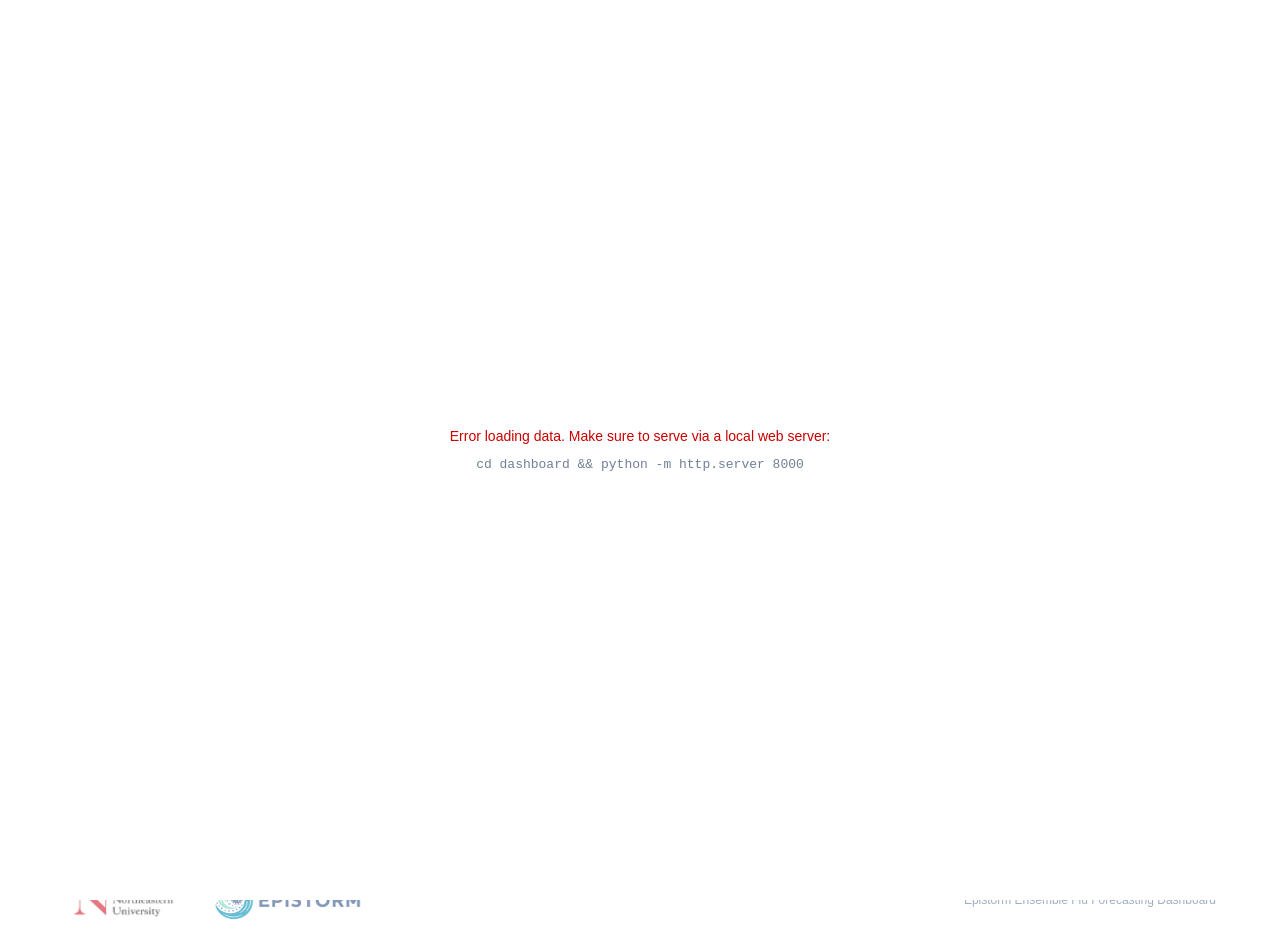
<file: dashboard/index.html>
<!DOCTYPE html>
<html lang="en">
<head>
  <meta charset="UTF-8">
  <meta name="viewport" content="width=device-width, initial-scale=1.0">
  <title>Epistorm Ensemble — Influenza Hospitalization Forecasts</title>
  <link rel="stylesheet" href="css/style.css?v=30">
</head>
<body>
  <!-- LOADING OVERLAY -->
  <div id="loading">
    <div class="loading-content">
      <div class="spinner"></div>
      <p>Loading dashboard data...</p>
    </div>
  </div>

  <!-- HEADER -->
  <header>
    <div class="container header-inner">
      <a href="index.html" class="logo-link">
        <img src="assets/epistorm-ensemble-logo.png" alt="Epistorm Ensemble" class="header-logo">
      </a>
      <nav>
        <a href="about.html" class="nav-link">About</a>
      </nav>
    </div>
  </header>

  <!-- TAB BAR -->
  <div class="tab-bar">
    <div class="container">
      <button class="tab active" data-tab="overview">Overview</button>
      <button class="tab" data-tab="forecasts">Forecasts</button>
      <button class="tab" data-tab="evaluation">Evaluation</button>
    </div>
  </div>

  <!-- MAIN CONTENT -->
  <main class="container">

    <!-- ============ OVERVIEW TAB ============ -->
    <section id="tab-overview" class="tab-content active">

      <!-- Top controls bar: location + forecast date slider -->
      <div class="overview-top-controls">
        <div class="overview-top-group">
          <label class="control-label" for="overview-location-select">Location</label>
          <select id="overview-location-select" class="overview-loc-select"></select>
        </div>
        <div class="overview-top-group overview-top-slider">
          <label class="control-label">Forecast Date</label>
          <div class="slider-container">
            <div class="slider-track-wrap">
              <input type="range" id="overview-date-slider" class="date-slider" min="0" max="100" value="100">
              <div id="overview-slider-ticks" class="slider-ticks"></div>
            </div>
            <span id="overview-date-label" class="slider-label"></span>
            <button id="overview-latest-btn" class="latest-btn" title="Jump to most recent forecast date">Most Recent</button>
          </div>
        </div>
      </div>

      <!-- Activity headline -->
      <div class="card card-compact" id="activity-headline-card">
        <p id="activity-headline" class="headline-text"></p>
        <p id="activity-comparison" class="comparison-text"></p>
      </div>

      <!-- Main row: chart (left) + forecast summary (right) — equal height -->
      <div class="overview-main-row">
        <!-- Observed chart -->
        <div class="overview-chart-col">
          <div class="card card-compact overview-match-height">
            <h3 class="section-title-sm">Observed Flu Hospitalizations</h3>
            <div id="activity-chart-container" class="chart-container chart-container-overview"></div>
            <div class="overview-chart-footer">
              <div id="activity-legend" class="activity-legend activity-legend-compact"></div>
              <div class="range-buttons" id="overview-range-buttons">
                <button class="range-btn active" data-range="3months">Last 3 Months</button>
                <button class="range-btn" data-range="6months">Last 6 Months</button>
                <button class="range-btn" data-range="1year">Last Year</button>
                <button class="range-btn" data-range="2years">Last 2 Years</button>
                <button class="range-btn" data-range="all">All Data</button>
              </div>
              <p class="data-source-note">Source: CDC NHSN Weekly Hospital Respiratory Admissions</p>
            </div>
          </div>
        </div>

        <!-- Forecast summary -->
        <div class="overview-forecast-col">
          <div class="card card-compact overview-match-height" id="forecast-summary-card">
            <h3 class="section-title-sm" id="forecast-summary-headline"></h3>
            <p id="forecast-summary-narrative" class="narrative-text-sm"></p>
            <div class="forecast-controls-compact">
              <div>
                <label class="control-label">Horizon</label>
                <div class="model-toggle" id="overview-horizon-toggle">
                  <button class="toggle-btn toggle-btn-sm" data-horizon="0">1 Wk</button>
                  <button class="toggle-btn toggle-btn-sm" data-horizon="1">2 Wk</button>
                  <button class="toggle-btn toggle-btn-sm" data-horizon="2">3 Wk</button>
                  <button class="toggle-btn toggle-btn-sm active" data-horizon="3">4 Wk</button>
                </div>
              </div>
            </div>
            <div class="probability-bars-col">
              <div>
                <h4 class="prob-bars-title">Activity Level</h4>
                <div id="activity-bars-container"></div>
              </div>
              <div>
                <h4 class="prob-bars-title">Trend Direction</h4>
                <div id="trend-bars-container"></div>
              </div>
            </div>
          </div>
        </div>
      </div>



    </section>

    <!-- ============ FORECASTS TAB ============ -->
    <section id="tab-forecasts" class="tab-content">
      <div class="sidebar-layout">
        <!-- Sidebar: location list -->
        <aside class="sidebar">
          <div class="card sidebar-card">
            <h4 class="sidebar-title">Location</h4>
            <div id="forecast-location-list" class="location-radio-list"></div>
          </div>
        </aside>

        <!-- Main chart area -->
        <div class="main-area">
          <h2 class="chart-headline" id="forecast-chart-headline">Flu Hospitalization Forecasts</h2>
          <p class="forecast-summary-text" id="forecast-summary-text"></p>
          <p class="forecast-pi-text" id="forecast-pi-text"></p>

          <!-- Top controls: date slider + model toggle -->
          <div class="forecast-controls forecast-controls-top">
            <div class="control-group">
              <label class="control-label">Forecast Date</label>
              <div class="slider-container">
                <div class="slider-track-wrap">
                  <input type="range" id="forecast-date-slider" class="date-slider" min="0" max="100" value="100">
                  <div id="forecast-slider-ticks" class="slider-ticks"></div>
                </div>
                <span id="forecast-date-label" class="slider-label"></span>
                <button id="forecast-latest-btn" class="latest-btn" title="Jump to most recent forecast date">Most Recent</button>
              </div>
            </div>
            <div class="control-group">
              <label class="control-label">Ensemble Model</label>
              <div class="model-toggle" id="model-toggle">
                <button class="toggle-btn active" data-model="Median Epistorm Ensemble">Median Ensemble</button>
                <button class="toggle-btn" data-model="LOP Epistorm Ensemble">LOP Ensemble</button>
              </div>
            </div>
          </div>

          <!-- Forecast Map -->
          <div class="card" id="forecast-map-card">
            <div class="forecast-map-header">
              <div>
                <h3 class="section-title-sm" style="margin-bottom:2px;">Forecast Map</h3>
                <p class="chart-description">Median forecast hospitalizations by state. Click a state to view its detailed forecast below.</p>
              </div>
              <div class="forecast-map-controls">
                <div class="control-group-inline">
                  <label class="control-label">Horizon</label>
                  <div class="model-toggle" id="horizon-toggle">
                    <button class="toggle-btn toggle-btn-sm active" data-horizon="0">1 Wk</button>
                    <button class="toggle-btn toggle-btn-sm" data-horizon="1">2 Wk</button>
                    <button class="toggle-btn toggle-btn-sm" data-horizon="2">3 Wk</button>
                    <button class="toggle-btn toggle-btn-sm" data-horizon="3">4 Wk</button>
                  </div>
                </div>
                <div class="control-group-inline">
                  <label class="control-label">Values</label>
                  <div class="model-toggle" id="percapita-toggle">
                    <button class="toggle-btn toggle-btn-sm active" data-mode="raw">Raw Counts</button>
                    <button class="toggle-btn toggle-btn-sm" data-mode="percapita">Per 100k</button>
                  </div>
                </div>
              </div>
            </div>
            <div id="forecast-map-container" class="forecast-map-container"></div>
            <div id="forecast-map-legend" class="forecast-map-legend"></div>
          </div>

          <div class="card">
            <div class="forecast-chart-header">
              <div>
                <h3 class="section-title-sm" style="margin-bottom:2px;">Forecast Time Series</h3>
                <p class="chart-description">Observed admissions (black line) with forecast median and prediction intervals. Shaded bands show the 50% and 95% ranges.</p>
              </div>
              <div class="range-buttons" id="forecast-range-buttons">
                <button class="range-btn active" data-range="3months">Last 3 Months</button>
                <button class="range-btn" data-range="6months">Last 6 Months</button>
                <button class="range-btn" data-range="1year">Last Year</button>
                <button class="range-btn" data-range="2years">Last 2 Years</button>
                <button class="range-btn" data-range="all">All Data</button>
              </div>
            </div>
            <div id="forecast-chart-container" class="chart-container chart-container-lg"></div>
          </div>



        </div>
      </div>
    </section>

    <!-- ============ EVALUATION TAB ============ -->
    <section id="tab-evaluation" class="tab-content">
      <div class="sidebar-layout">
        <!-- Sidebar: filters -->
        <aside class="sidebar">
          <div class="card sidebar-card">
            <h4 class="sidebar-title">Filters</h4>

            <div class="filter-group">
              <label class="control-label" for="eval-location-select">Location</label>
              <select id="eval-location-select" class="compact-select">
                <option value="all">All Locations</option>
              </select>
            </div>

            <div class="filter-group">
              <label class="control-label" for="eval-horizon-select">Horizon</label>
              <select id="eval-horizon-select" class="compact-select">
                <option value="all" selected>All Horizons</option>
                <option value="0">1 Week Ahead</option>
                <option value="1">2 Weeks Ahead</option>
                <option value="2">3 Weeks Ahead</option>
                <option value="3">4 Weeks Ahead</option>
              </select>
            </div>

            <details class="filter-details" open>
              <summary class="filter-summary">Forecast Date</summary>
              <div class="filter-group">
                <label class="control-label" for="eval-ref-start">Start</label>
                <input type="date" id="eval-ref-start" class="compact-input">
              </div>
              <div class="filter-group">
                <label class="control-label" for="eval-ref-end">End</label>
                <input type="date" id="eval-ref-end" class="compact-input">
              </div>
            </details>

            <details class="filter-details" open>
              <summary class="filter-summary">Models</summary>
              <div id="eval-model-checkboxes" class="model-checkbox-list"></div>
            </details>

            <p class="filter-caption" id="eval-model-count"></p>
          </div>
        </aside>

        <!-- Main chart area -->
        <div class="main-area">
          <!-- WIS Boxplot -->
          <div class="card">
            <h3 class="section-title">Weighted Interval Score (WIS) Ratio</h3>
            <p class="chart-description">The WIS ratio compares each model's Weighted Interval Score to the FluSight-baseline model. A ratio less than 1 indicates better performance than baseline.</p>
            <div id="wis-chart-container" class="chart-container chart-container-lg"></div>
            <div id="wis-empty" class="empty-state" style="display:none;">No data available for selected filters.</div>
          </div>

          <!-- Coverage Calibration -->
          <div class="card">
            <h3 class="section-title">Prediction Interval Coverage</h3>
            <p class="chart-description">Coverage measures the proportion of observed values that fall within each prediction interval. A well-calibrated model should have coverage close to the diagonal.</p>
            <div id="coverage-chart-container" class="chart-container chart-container-lg"></div>
            <div id="coverage-empty" class="empty-state" style="display:none;">No data available for selected filters.</div>
          </div>
        </div>
      </div>
    </section>

  </main>

  <!-- FOOTER -->
  <footer>
    <div class="container footer-inner">
      <div class="footer-logos">
        <img src="assets/northeastern-logo.png" alt="Northeastern University" class="footer-logo">
        <img src="assets/epistorm-logo.png" alt="Epistorm" class="footer-logo">
      </div>
      <p class="footer-text">Epistorm Ensemble Flu Forecasting Dashboard</p>
    </div>
  </footer>

  <!-- TOOLTIP -->
  <div id="tooltip" class="tooltip"></div>

  <!-- SCRIPTS -->
  <script src="https://d3js.org/d3.v7.min.js"></script>
  <script src="https://d3js.org/topojson.v3.min.js"></script>
  <script src="js/colors.js?v=30"></script>
  <script src="js/utils.js?v=30"></script>
  <script src="js/controls.js?v=30"></script>
  <script src="js/overview.js?v=30"></script>
  <script src="js/forecasts.js?v=30"></script>
  <script src="js/forecast-map.js?v=30"></script>
  <script src="js/evaluation.js?v=30"></script>
  <script src="js/main.js?v=30"></script>
</body>
</html>
</file>
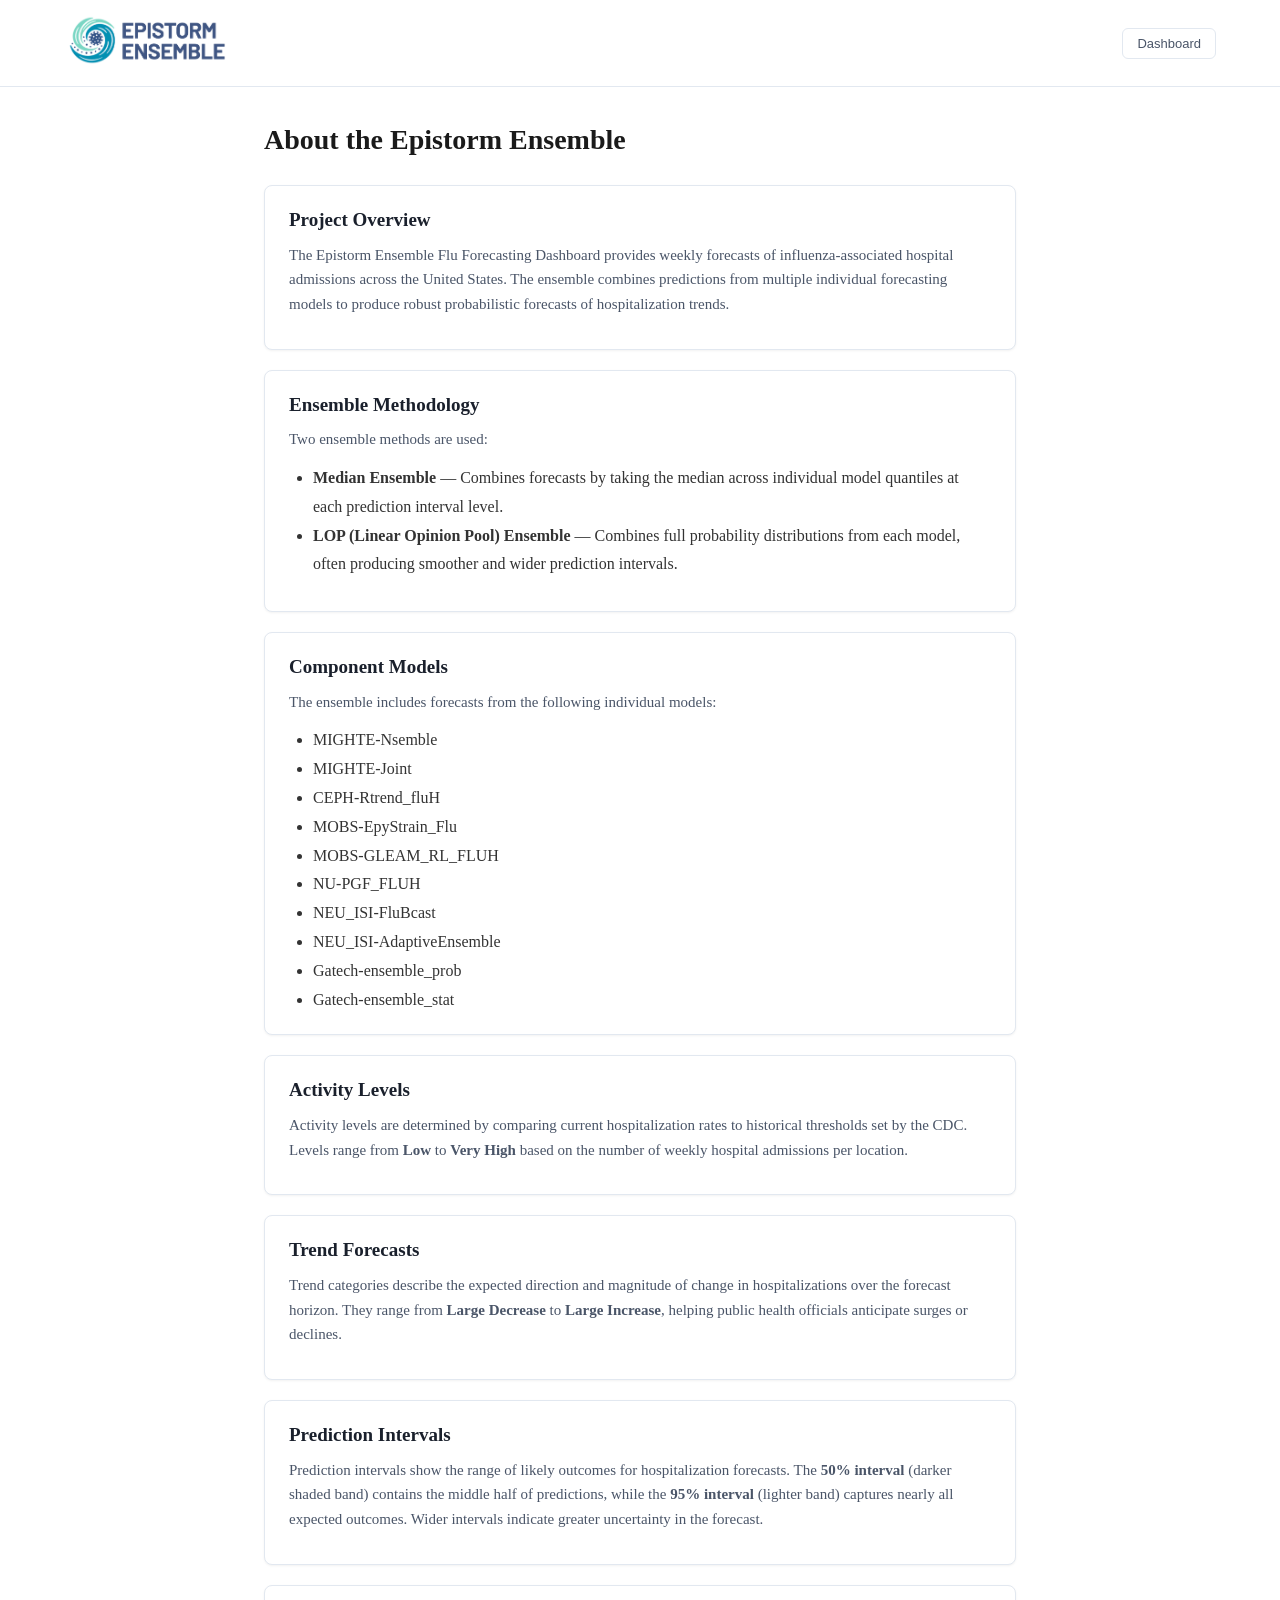
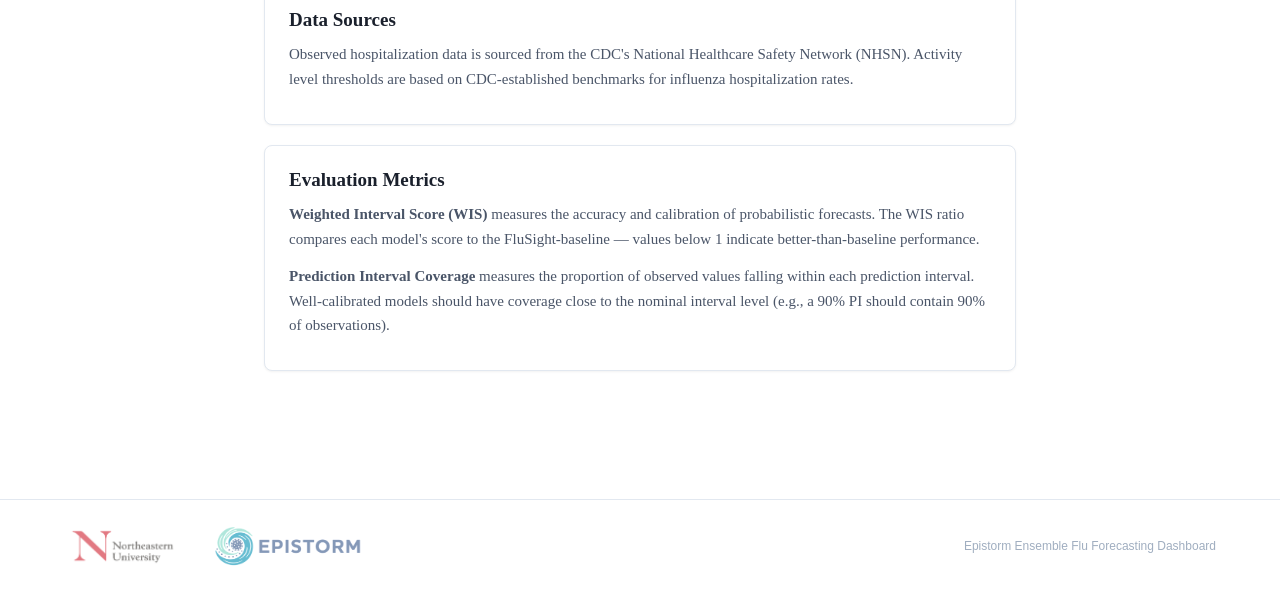
<file: dashboard/about.html>
<!DOCTYPE html>
<html lang="en">
<head>
  <meta charset="UTF-8">
  <meta name="viewport" content="width=device-width, initial-scale=1.0">
  <title>About — Epistorm Ensemble</title>
  <link rel="stylesheet" href="css/style.css">
</head>
<body style="background:#fff;">

  <!-- HEADER -->
  <header>
    <div class="container header-inner">
      <a href="index.html" class="logo-link">
        <img src="assets/epistorm-ensemble-logo.png" alt="Epistorm Ensemble" class="header-logo">
      </a>
      <nav>
        <a href="index.html" class="nav-link">Dashboard</a>
      </nav>
    </div>
  </header>

  <main class="container" style="padding-top:32px; padding-bottom:60px; max-width:800px;">
    <h1 style="font-family:Georgia,serif; font-size:28px; color:#1a1a1a; margin-bottom:24px;">About the Epistorm Ensemble</h1>

    <div class="card" style="margin-bottom:20px;">
      <h3 class="section-title">Project Overview</h3>
      <p class="narrative-text">The Epistorm Ensemble Flu Forecasting Dashboard provides weekly forecasts of influenza-associated hospital admissions across the United States. The ensemble combines predictions from multiple individual forecasting models to produce robust probabilistic forecasts of hospitalization trends.</p>
    </div>

    <div class="card" style="margin-bottom:20px;">
      <h3 class="section-title">Ensemble Methodology</h3>
      <p class="narrative-text">Two ensemble methods are used:</p>
      <ul style="font-family:Georgia,serif; font-size:16px; color:#333; line-height:1.8; padding-left:24px; margin-bottom:12px;">
        <li><strong>Median Ensemble</strong> — Combines forecasts by taking the median across individual model quantiles at each prediction interval level.</li>
        <li><strong>LOP (Linear Opinion Pool) Ensemble</strong> — Combines full probability distributions from each model, often producing smoother and wider prediction intervals.</li>
      </ul>
    </div>

    <div class="card" style="margin-bottom:20px;">
      <h3 class="section-title">Component Models</h3>
      <p class="narrative-text">The ensemble includes forecasts from the following individual models:</p>
      <ul style="font-family:Georgia,serif; font-size:16px; color:#333; line-height:1.8; padding-left:24px;">
        <li>MIGHTE-Nsemble</li>
        <li>MIGHTE-Joint</li>
        <li>CEPH-Rtrend_fluH</li>
        <li>MOBS-EpyStrain_Flu</li>
        <li>MOBS-GLEAM_RL_FLUH</li>
        <li>NU-PGF_FLUH</li>
        <li>NEU_ISI-FluBcast</li>
        <li>NEU_ISI-AdaptiveEnsemble</li>
        <li>Gatech-ensemble_prob</li>
        <li>Gatech-ensemble_stat</li>
      </ul>
    </div>

    <div class="card" style="margin-bottom:20px;">
      <h3 class="section-title">Activity Levels</h3>
      <p class="narrative-text">Activity levels are determined by comparing current hospitalization rates to historical thresholds set by the CDC. Levels range from <strong>Low</strong> to <strong>Very High</strong> based on the number of weekly hospital admissions per location.</p>
    </div>

    <div class="card" style="margin-bottom:20px;">
      <h3 class="section-title">Trend Forecasts</h3>
      <p class="narrative-text">Trend categories describe the expected direction and magnitude of change in hospitalizations over the forecast horizon. They range from <strong>Large Decrease</strong> to <strong>Large Increase</strong>, helping public health officials anticipate surges or declines.</p>
    </div>

    <div class="card" style="margin-bottom:20px;">
      <h3 class="section-title">Prediction Intervals</h3>
      <p class="narrative-text">Prediction intervals show the range of likely outcomes for hospitalization forecasts. The <strong>50% interval</strong> (darker shaded band) contains the middle half of predictions, while the <strong>95% interval</strong> (lighter band) captures nearly all expected outcomes. Wider intervals indicate greater uncertainty in the forecast.</p>
    </div>

    <div class="card" style="margin-bottom:20px;">
      <h3 class="section-title">Data Sources</h3>
      <p class="narrative-text">Observed hospitalization data is sourced from the CDC's National Healthcare Safety Network (NHSN). Activity level thresholds are based on CDC-established benchmarks for influenza hospitalization rates.</p>
    </div>

    <div class="card" style="margin-bottom:20px;">
      <h3 class="section-title">Evaluation Metrics</h3>
      <p class="narrative-text"><strong>Weighted Interval Score (WIS)</strong> measures the accuracy and calibration of probabilistic forecasts. The WIS ratio compares each model's score to the FluSight-baseline — values below 1 indicate better-than-baseline performance.</p>
      <p class="narrative-text"><strong>Prediction Interval Coverage</strong> measures the proportion of observed values falling within each prediction interval. Well-calibrated models should have coverage close to the nominal interval level (e.g., a 90% PI should contain 90% of observations).</p>
    </div>
  </main>

  <!-- FOOTER -->
  <footer>
    <div class="container footer-inner">
      <div class="footer-logos">
        <img src="assets/northeastern-logo.png" alt="Northeastern University" class="footer-logo">
        <img src="assets/epistorm-logo.png" alt="Epistorm" class="footer-logo">
      </div>
      <p class="footer-text">Epistorm Ensemble Flu Forecasting Dashboard</p>
    </div>
  </footer>
</body>
</html>
</file>
<file: dashboard/css/style.css>
/* ============================================================
   Epistorm Ensemble Dashboard — Modern Design System
   ============================================================ */

/* --- Reset & Base --- */
*, *::before, *::after { box-sizing: border-box; margin: 0; padding: 0; }

body {
  font-family: -apple-system, BlinkMacSystemFont, 'Segoe UI', 'Helvetica Neue', Arial, sans-serif;
  font-size: 14px;
  line-height: 1.5;
  color: #2d3748;
  background: #f8f9fb;
  -webkit-font-smoothing: antialiased;
  -moz-osx-font-smoothing: grayscale;
}

/* --- Typography --- */
.headline-text {
  font-family: Georgia, 'Times New Roman', serif;
  font-size: 22px;
  font-weight: 400;
  color: #1a202c;
  line-height: 1.45;
}
.comparison-text {
  font-family: Georgia, 'Times New Roman', serif;
  font-size: 15px;
  color: #718096;
  margin-top: 8px;
}
.narrative-text {
  font-family: Georgia, 'Times New Roman', serif;
  font-size: 15px;
  color: #4a5568;
  line-height: 1.65;
  margin-bottom: 12px;
}
.section-title {
  font-family: Georgia, 'Times New Roman', serif;
  font-size: 19px;
  font-weight: 600;
  color: #1a202c;
  margin-bottom: 8px;
}
.chart-headline {
  font-family: Georgia, 'Times New Roman', serif;
  font-size: 22px;
  font-weight: 600;
  color: #2B7A8F;
  margin-bottom: 6px;
}
.chart-description {
  font-size: 13px;
  color: #718096;
  margin-bottom: 16px;
  line-height: 1.55;
}

/* --- Layout --- */
.container {
  max-width: 1200px;
  margin: 0 auto;
  padding: 0 24px;
}

/* --- Header --- */
header {
  background: #fff;
  border-bottom: 1px solid #e2e8f0;
  padding: 14px 0;
}
.header-inner {
  display: flex;
  align-items: center;
  justify-content: space-between;
}
.header-logo {
  height: 52px;
  width: auto;
}
.logo-link { text-decoration: none; }
.nav-link {
  font-size: 13px;
  font-weight: 500;
  color: #4a5568;
  text-decoration: none;
  padding: 7px 14px;
  border: 1px solid #e2e8f0;
  border-radius: 6px;
  transition: all 0.15s ease;
}
.nav-link:hover {
  background: #f7fafc;
  border-color: #cbd5e0;
  color: #2d3748;
}

/* --- Tab Bar --- */
.tab-bar {
  background: #fff;
  border-bottom: 1px solid #e2e8f0;
  position: sticky;
  top: 0;
  z-index: 50;
}
.tab-bar .container {
  display: flex;
  gap: 0;
}
.tab {
  font-family: Georgia, 'Times New Roman', serif;
  font-size: 15px;
  font-weight: 500;
  color: #718096;
  background: none;
  border: none;
  padding: 14px 28px;
  cursor: pointer;
  border-bottom: 3px solid transparent;
  transition: color 0.15s, border-color 0.15s, background 0.15s;
  letter-spacing: 0.01em;
}
.tab:hover {
  color: #2d3748;
  background: #f7fafc;
}
.tab.active {
  color: #1a202c;
  border-bottom-color: #2B7A8F;
  font-weight: 600;
  background: #f0f9fb;
}

/* --- Tab Content --- */
.tab-content { display: none; padding: 28px 0; }
.tab-content.active { display: block; }

/* --- Cards --- */
.card {
  background: #fff;
  border: 1px solid #e2e8f0;
  border-radius: 8px;
  box-shadow: 0 1px 3px rgba(0,0,0,0.04), 0 1px 2px rgba(0,0,0,0.02);
  padding: 20px 24px;
  margin-bottom: 16px;
}
.info-card {
  padding: 16px 20px;
  background: #fafbfc;
  border-color: #edf2f7;
}
.info-title {
  font-size: 13px;
  font-weight: 600;
  color: #2d3748;
  margin-bottom: 6px;
}
.info-text {
  font-size: 13px;
  color: #718096;
  line-height: 1.55;
}

/* --- Two Column Layout --- */
.two-col-row {
  display: flex;
  gap: 16px;
}
.col-main { flex: 2; min-width: 0; }
.col-side { flex: 1; min-width: 0; }
.col-half { flex: 1; min-width: 0; }

/* --- Sidebar Layout (Forecasts & Evaluation) --- */
.sidebar-layout {
  display: flex;
  gap: 24px;
}
.sidebar {
  width: 240px;
  flex-shrink: 0;
}
.main-area {
  flex: 1;
  min-width: 0;
}
.sidebar-card {
  position: sticky;
  top: 68px;
  max-height: calc(100vh - 88px);
  overflow-y: auto;
}
.sidebar-title {
  font-size: 12px;
  font-weight: 600;
  color: #a0aec0;
  text-transform: uppercase;
  letter-spacing: 0.06em;
  margin-bottom: 12px;
  padding-bottom: 8px;
  border-bottom: 1px solid #edf2f7;
}

/* --- Location Radio List --- */
.location-radio-list {
  max-height: 420px;
  overflow-y: auto;
  border-radius: 6px;
}
.location-radio-item {
  display: flex;
  align-items: center;
  padding: 9px 14px;
  cursor: pointer;
  font-size: 13px;
  color: #4a5568;
  border-bottom: 1px solid #f7fafc;
  transition: all 0.12s ease;
  border-radius: 4px;
  margin-bottom: 1px;
}
.location-radio-item:hover {
  background: #f7fafc;
  color: #2d3748;
}
.location-radio-item.active {
  background: linear-gradient(135deg, #ebf8ff 0%, #e6fffa 100%);
  font-weight: 600;
  color: #2B7A8F;
  border-bottom-color: transparent;
}
.location-radio-item input { margin-right: 8px; }

/* --- Overview Top Controls Bar --- */
.overview-top-controls {
  display: flex;
  align-items: flex-end;
  gap: 24px;
  margin-bottom: 12px;
  padding: 10px 0;
}
.overview-top-group {
  flex-shrink: 0;
}
.overview-top-slider {
  flex: 1;
  min-width: 0;
}
.latest-btn {
  font-size: 12px;
  font-weight: 600;
  padding: 5px 12px;
  border: 1px solid #cbd5e0;
  border-radius: 4px;
  background: #fff;
  color: #4a5568;
  cursor: pointer;
  transition: all 0.15s ease;
  white-space: nowrap;
}
.latest-btn:hover {
  background: #2B7A8F;
  color: #fff;
  border-color: #2B7A8F;
}
.latest-btn.is-latest {
  opacity: 0.4;
  pointer-events: none;
}
.overview-loc-select {
  padding: 6px 10px;
  font-size: 13px;
  font-weight: 500;
  border: 1px solid #e2e8f0;
  border-radius: 5px;
  background: #fff;
  color: #2d3748;
  appearance: auto;
  min-width: 200px;
  transition: border-color 0.15s, box-shadow 0.15s;
}
.overview-loc-select:focus {
  outline: none;
  border-color: #2B7A8F;
  box-shadow: 0 0 0 3px rgba(43,122,143,0.1);
}

/* --- Overview Main Row (chart + forecast side by side, equal height) --- */
.overview-main-row {
  display: flex;
  gap: 16px;
  align-items: stretch;
}
.overview-match-height {
  display: flex;
  flex-direction: column;
  height: 100%;
  margin-bottom: 0;
}
.overview-chart-col {
  flex: 5;
  min-width: 0;
}
.overview-forecast-col {
  flex: 4;
  min-width: 0;
}

/* Compact cards */
.card-compact {
  padding: 14px 18px;
  margin-bottom: 12px;
}
.section-title-sm {
  font-family: Georgia, 'Times New Roman', serif;
  font-size: 15px;
  font-weight: 600;
  color: #1a202c;
  margin-bottom: 6px;
}
.narrative-text-sm {
  font-family: Georgia, 'Times New Roman', serif;
  font-size: 13px;
  color: #4a5568;
  line-height: 1.55;
  margin-bottom: 8px;
}

/* Compact chart container for overview */
.chart-container-overview {
  min-height: 280px;
}

/* Overview chart footer (legend + range) */
.overview-chart-footer {
  display: flex;
  flex-direction: column;
  margin-top: 6px;
  gap: 8px;
}
.activity-legend-compact {
  margin-top: 0;
  padding-top: 0;
  border-top: none;
  gap: 10px;
}
.activity-legend-compact .legend-item {
  font-size: 11px;
}
.activity-legend-compact .legend-swatch {
  width: 10px;
  height: 10px;
}
.data-source-note {
  font-size: 10px;
  color: #b0b8c4;
  margin-top: 2px;
}
.range-buttons-sm {
  margin-top: 0;
  flex-shrink: 0;
}
.range-buttons-sm .range-btn {
  padding: 4px 10px;
  font-size: 11px;
}

/* Forecast controls compact */
.forecast-controls-compact {
  display: flex;
  gap: 12px;
  margin-bottom: 12px;
}
.forecast-controls-compact .compact-select {
  font-size: 12px;
  padding: 5px 8px;
}
.forecast-controls-compact .control-label {
  font-size: 10px;
  margin-bottom: 3px;
}

/* Probability bars stacked vertically in sidebar */
.probability-bars-col {
  display: flex;
  flex-direction: column;
  gap: 14px;
}
.probability-bars-col .prob-bars-title {
  font-size: 11px;
  margin-bottom: 6px;
}
/* Overview info cards row */
.overview-info-row {
  display: flex;
  gap: 16px;
  margin-top: 4px;
}
.overview-info-row .info-card {
  flex: 1;
  min-width: 0;
}

/* --- Controls --- */
.control-label {
  display: block;
  font-size: 11px;
  font-weight: 600;
  color: #a0aec0;
  text-transform: uppercase;
  letter-spacing: 0.06em;
  margin-bottom: 5px;
}
.location-select, .compact-select, .compact-input {
  width: 100%;
  padding: 8px 12px;
  font-size: 13px;
  border: 1px solid #e2e8f0;
  border-radius: 6px;
  background: #fff;
  color: #2d3748;
  appearance: auto;
  transition: border-color 0.15s, box-shadow 0.15s;
}
.compact-select:focus, .compact-input:focus {
  outline: none;
  border-color: #2B7A8F;
  box-shadow: 0 0 0 3px rgba(43,122,143,0.1);
}

/* Range Buttons */
.range-buttons {
  display: flex;
  gap: 0;
  margin-top: 12px;
}
.range-btn {
  font-size: 12px;
  font-weight: 500;
  padding: 7px 14px;
  border: 1px solid #e2e8f0;
  background: #fff;
  color: #718096;
  cursor: pointer;
  transition: all 0.15s ease;
}
.range-btn:first-child { border-radius: 6px 0 0 6px; }
.range-btn:last-child { border-radius: 0 6px 6px 0; }
.range-btn + .range-btn { border-left: none; }
.range-btn:hover {
  background: #f7fafc;
  color: #4a5568;
}
.range-btn.active {
  background: #2B7A8F;
  color: #fff;
  border-color: #2B7A8F;
  box-shadow: 0 1px 3px rgba(43,122,143,0.3);
}
.range-btn.active + .range-btn { border-left-color: #2B7A8F; }

/* Model Toggle */
.model-toggle {
  display: flex;
  gap: 0;
}
.toggle-btn {
  font-size: 13px;
  font-weight: 500;
  padding: 9px 18px;
  border: 1px solid #e2e8f0;
  background: #fff;
  color: #718096;
  cursor: pointer;
  transition: all 0.15s ease;
}
.toggle-btn:first-child { border-radius: 6px 0 0 6px; }
.toggle-btn:last-child { border-radius: 0 6px 6px 0; border-left: none; }
.toggle-btn:hover {
  background: #f7fafc;
}
.toggle-btn.active {
  background: #2B7A8F;
  color: #fff;
  border-color: #2B7A8F;
  box-shadow: 0 1px 3px rgba(43,122,143,0.3);
}

/* Date Slider */
.slider-hint {
  font-weight: 400;
  text-transform: none;
  letter-spacing: 0;
  color: #cbd5e0;
  font-size: 10px;
}
.slider-container {
  display: flex;
  align-items: center;
  gap: 14px;
}
.date-slider {
  flex: 1;
  -webkit-appearance: none;
  appearance: none;
  height: 6px;
  background: linear-gradient(to right, #e2e8f0, #cbd5e0);
  border-radius: 3px;
  outline: none;
  cursor: pointer;
  transition: background 0.15s;
}
.date-slider::-webkit-slider-thumb {
  -webkit-appearance: none;
  width: 18px;
  height: 18px;
  background: #2B7A8F;
  border: 2px solid #fff;
  border-radius: 50%;
  cursor: grab;
  box-shadow: 0 1px 4px rgba(43,122,143,0.35), 0 0 0 2px rgba(43,122,143,0.15);
  transition: transform 0.1s, box-shadow 0.1s;
}
.date-slider::-webkit-slider-thumb:hover {
  transform: scale(1.15);
  box-shadow: 0 2px 6px rgba(43,122,143,0.4), 0 0 0 3px rgba(43,122,143,0.2);
}
.date-slider::-webkit-slider-thumb:active {
  cursor: grabbing;
  transform: scale(1.1);
}
.slider-label {
  font-size: 13px;
  font-weight: 600;
  color: #2d3748;
  white-space: nowrap;
  font-variant-numeric: tabular-nums;
  background: #f0f4f8;
  padding: 3px 10px;
  border-radius: 4px;
}

/* Slider Track Wrapper (groups input + ticks so ticks align with track) */
.slider-track-wrap {
  flex: 1;
  min-width: 0;
}
.slider-track-wrap .date-slider {
  width: 100%;
}

/* Slider Timeline Ticks */
.slider-ticks {
  position: relative;
  height: 16px;
  margin-top: 2px;
  /* Inset by half the thumb width (18px/2 = 9px) so ticks align with track travel */
  margin-left: 9px;
  margin-right: 9px;
}
.slider-tick {
  position: absolute;
  transform: translateX(-50%);
  font-size: 10px;
  color: #718096;
  white-space: nowrap;
  border-left: 1px solid #d0d5dd;
  padding-left: 3px;
  padding-top: 1px;
  line-height: 1;
}

/* Control Group */
.control-group {
  margin-bottom: 18px;
}

/* Forecast Chart Header (title + range buttons inline) */
.forecast-chart-header {
  display: flex;
  align-items: flex-start;
  justify-content: space-between;
  gap: 12px;
  margin-bottom: 8px;
  flex-wrap: wrap;
}
.forecast-chart-header .range-buttons {
  flex-shrink: 0;
}

/* Forecast Controls Row */
.forecast-controls {
  margin-top: 20px;
}
.forecast-controls-top {
  margin-top: 0;
  margin-bottom: 16px;
}
.forecast-controls-row {
  display: flex;
  gap: 16px;
  margin-bottom: 16px;
}

/* --- Probability Bars --- */
.probability-bars-row {
  display: flex;
  gap: 28px;
  margin-top: 20px;
}
.prob-bars-col { flex: 1; min-width: 0; }
.prob-bars-title {
  font-size: 12px;
  font-weight: 600;
  color: #718096;
  text-transform: uppercase;
  letter-spacing: 0.04em;
  margin-bottom: 12px;
}

/* --- Filter Sidebar (Evaluation) --- */
.filter-group {
  margin-bottom: 12px;
}
.filter-details {
  margin-bottom: 12px;
}
.filter-summary {
  font-size: 12px;
  font-weight: 600;
  color: #718096;
  text-transform: uppercase;
  letter-spacing: 0.04em;
  cursor: pointer;
  padding: 8px 0;
  border-top: 1px solid #edf2f7;
  margin-top: 4px;
}
.model-checkbox-list {
  max-height: 320px;
  overflow-y: auto;
}
.model-checkbox-item {
  display: flex;
  align-items: center;
  padding: 5px 0;
  font-size: 12px;
  color: #4a5568;
  gap: 6px;
  cursor: pointer;
}
.model-checkbox-item:hover { color: #2d3748; }
.model-checkbox-item input { flex-shrink: 0; }
.model-color-swatch {
  width: 10px;
  height: 10px;
  border-radius: 50%;
  flex-shrink: 0;
}
.model-group-label {
  font-size: 10px;
  font-weight: 600;
  color: #a0aec0;
  text-transform: uppercase;
  letter-spacing: 0.06em;
  margin: 10px 0 4px;
}
.filter-caption {
  font-size: 11px;
  color: #a0aec0;
  margin-top: 10px;
}

/* --- Chart Containers --- */
.chart-container {
  width: 100%;
  min-height: 300px;
  position: relative;
}
.chart-container-lg {
  min-height: 400px;
}
.chart-container svg {
  width: 100%;
  height: auto;
  display: block;
}

/* --- Activity Legend --- */
.activity-legend {
  display: flex;
  gap: 18px;
  margin-top: 10px;
  flex-wrap: wrap;
  padding-top: 8px;
  border-top: 1px solid #f0f0f0;
}
.legend-item {
  display: flex;
  align-items: center;
  gap: 6px;
  font-size: 12px;
  color: #718096;
}
.legend-swatch {
  width: 12px;
  height: 12px;
  border-radius: 3px;
}

/* --- Empty State --- */
.empty-state {
  text-align: center;
  padding: 48px 20px;
  color: #a0aec0;
  font-size: 14px;
}

/* --- Tooltip --- */
.tooltip {
  position: fixed;
  pointer-events: none;
  background: #fff;
  border: 1px solid #e2e8f0;
  border-radius: 8px;
  box-shadow: 0 4px 16px rgba(0,0,0,0.1), 0 1px 3px rgba(0,0,0,0.06);
  padding: 12px 16px;
  font-size: 13px;
  color: #2d3748;
  line-height: 1.5;
  z-index: 100;
  opacity: 0;
  transition: opacity 0.12s ease;
  max-width: 320px;
}
.tooltip.visible { opacity: 1; }
.tooltip-title {
  font-weight: 600;
  margin-bottom: 4px;
  color: #1a202c;
  font-size: 12px;
}
.tooltip-row {
  display: flex;
  justify-content: space-between;
  gap: 16px;
}
.tooltip-label { color: #718096; font-size: 12px; }
.tooltip-value { font-weight: 600; font-size: 12px; }

/* --- Loading Overlay --- */
#loading {
  position: fixed;
  inset: 0;
  background: #fff;
  z-index: 9999;
  display: flex;
  align-items: center;
  justify-content: center;
}
.loading-content {
  text-align: center;
  color: #718096;
  font-size: 14px;
}
.spinner {
  width: 36px;
  height: 36px;
  border: 3px solid #edf2f7;
  border-top-color: #2B7A8F;
  border-radius: 50%;
  animation: spin 0.7s linear infinite;
  margin: 0 auto 14px;
}
@keyframes spin { to { transform: rotate(360deg); } }

/* --- Footer --- */
footer {
  margin-top: 48px;
  padding: 24px 0;
  border-top: 1px solid #e2e8f0;
  background: #fff;
}
.footer-inner {
  display: flex;
  align-items: center;
  justify-content: space-between;
}
.footer-logos {
  display: flex;
  gap: 28px;
  align-items: center;
}
.footer-logo {
  height: 44px;
  width: auto;
  opacity: 0.6;
  transition: opacity 0.2s;
}
.footer-logo:hover { opacity: 0.85; }
.footer-text {
  font-size: 12px;
  color: #a0aec0;
}

/* --- Forecast Summary Text --- */
.forecast-summary-text {
  font-family: Georgia, 'Times New Roman', serif;
  font-size: 15px;
  color: #4a5568;
  line-height: 1.65;
  margin-bottom: 4px;
}
.forecast-pi-text {
  font-size: 13px;
  color: #718096;
  margin-bottom: 16px;
}

/* Info row */
.info-row { margin-top: 20px; }

/* --- D3 Axis Styling --- */
.axis text {
  font-family: -apple-system, BlinkMacSystemFont, 'Segoe UI', 'Helvetica Neue', Arial, sans-serif;
  font-size: 11px;
  fill: #718096;
}
.axis line, .axis path {
  stroke: #e2e8f0;
}
.axis-label {
  font-size: 11px;
  fill: #718096;
  text-anchor: middle;
  font-weight: 500;
}


/* --- Forecast Map --- */
.forecast-map-header {
  display: flex;
  align-items: center;
  justify-content: space-between;
  margin-bottom: 12px;
  flex-wrap: wrap;
  gap: 8px;
}
.forecast-map-controls {
  display: flex;
  gap: 16px;
  align-items: center;
  flex-wrap: wrap;
}
.control-group-inline {
  display: flex;
  align-items: center;
  gap: 8px;
}
.control-group-inline .control-label {
  margin-bottom: 0;
  white-space: nowrap;
  font-size: 12px;
}
.compact-select-sm {
  padding: 5px 10px;
  font-size: 12px;
  min-width: auto;
  border: 1px solid #d1d5db;
  border-radius: 6px;
  background: #fff;
  color: #1a1a1a;
}
.toggle-btn-sm {
  padding: 5px 12px !important;
  font-size: 12px !important;
}
.forecast-map-container {
  width: 100%;
  min-height: 280px;
}
.forecast-map-container svg {
  width: 100%;
  height: auto;
  display: block;
}
.forecast-map-legend {
  margin-top: 8px;
  display: flex;
  flex-direction: column;
  align-items: center;
}
.fmap-state:hover {
  filter: brightness(0.92);
}

/* --- Responsive --- */
@media (max-width: 900px) {
  .sidebar-layout { flex-direction: column; }
  .sidebar { width: 100%; }
  .sidebar-card { position: static; max-height: none; }
  .location-radio-list { max-height: 200px; }
}

@media (max-width: 768px) {
  .container { padding: 0 16px; }
  .two-col-row { flex-direction: column; }
  .probability-bars-row { flex-direction: column; }
  .header-logo { height: 30px; }
  .tab { padding: 10px 16px; font-size: 12px; }
  .range-btn { padding: 6px 10px; font-size: 11px; }
  .footer-inner { flex-direction: column; gap: 12px; text-align: center; }
  .overview-top-controls { flex-direction: column; align-items: stretch; }
  .overview-main-row { flex-direction: column; }
  .overview-info-row { flex-direction: column; }
  .overview-chart-footer { flex-direction: column; align-items: flex-start; }
  .forecast-map-header { flex-direction: column; align-items: flex-start; }
  .forecast-map-controls { flex-direction: column; align-items: flex-start; }
}

/* --- Print --- */
@media print {
  #loading, .tab-bar, .range-buttons, .model-toggle, .slider-container,
  .sidebar, .forecast-controls, nav, .filter-details,
  #forecast-map-card { display: none !important; }
  .tab-content { display: block !important; page-break-inside: avoid; }
  .sidebar-layout { display: block; }
  .main-area { width: 100%; }
  body { background: #fff; }
  .card { box-shadow: none; border-color: #ddd; }
}
</file>
